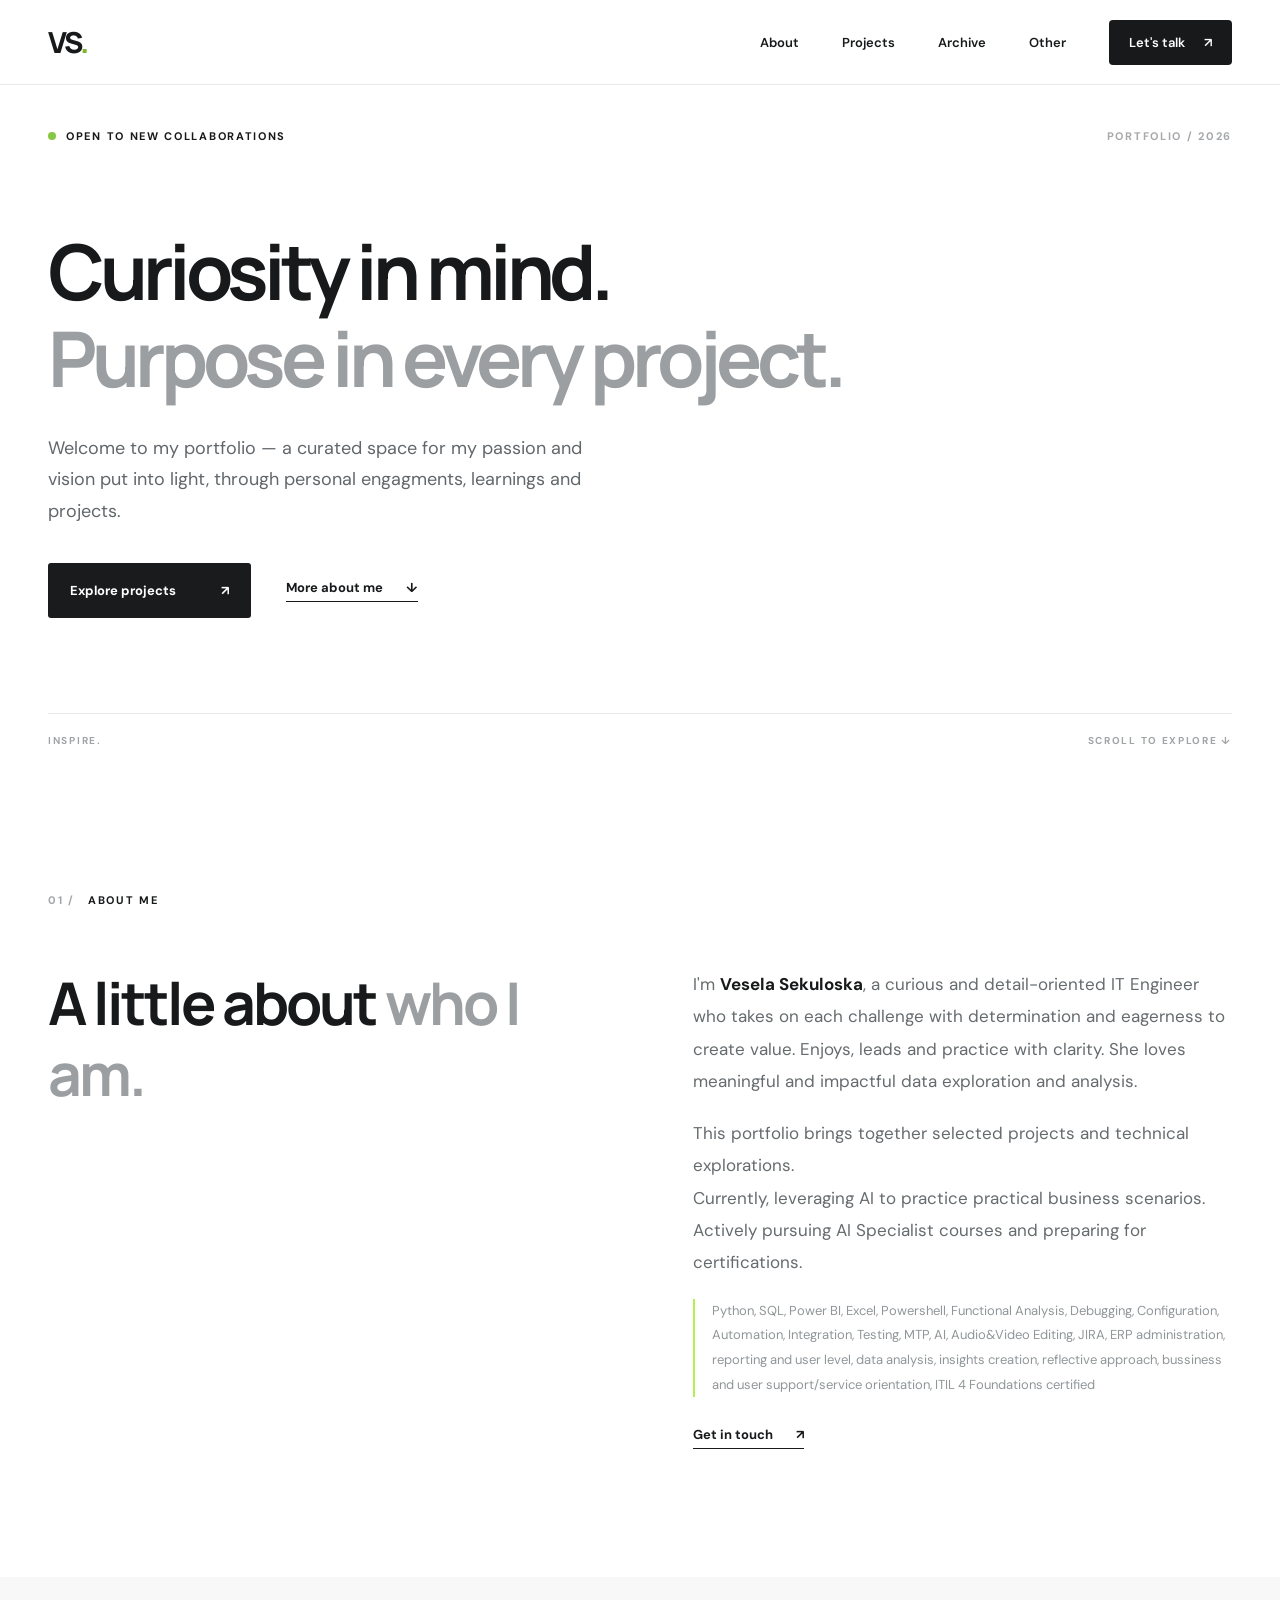
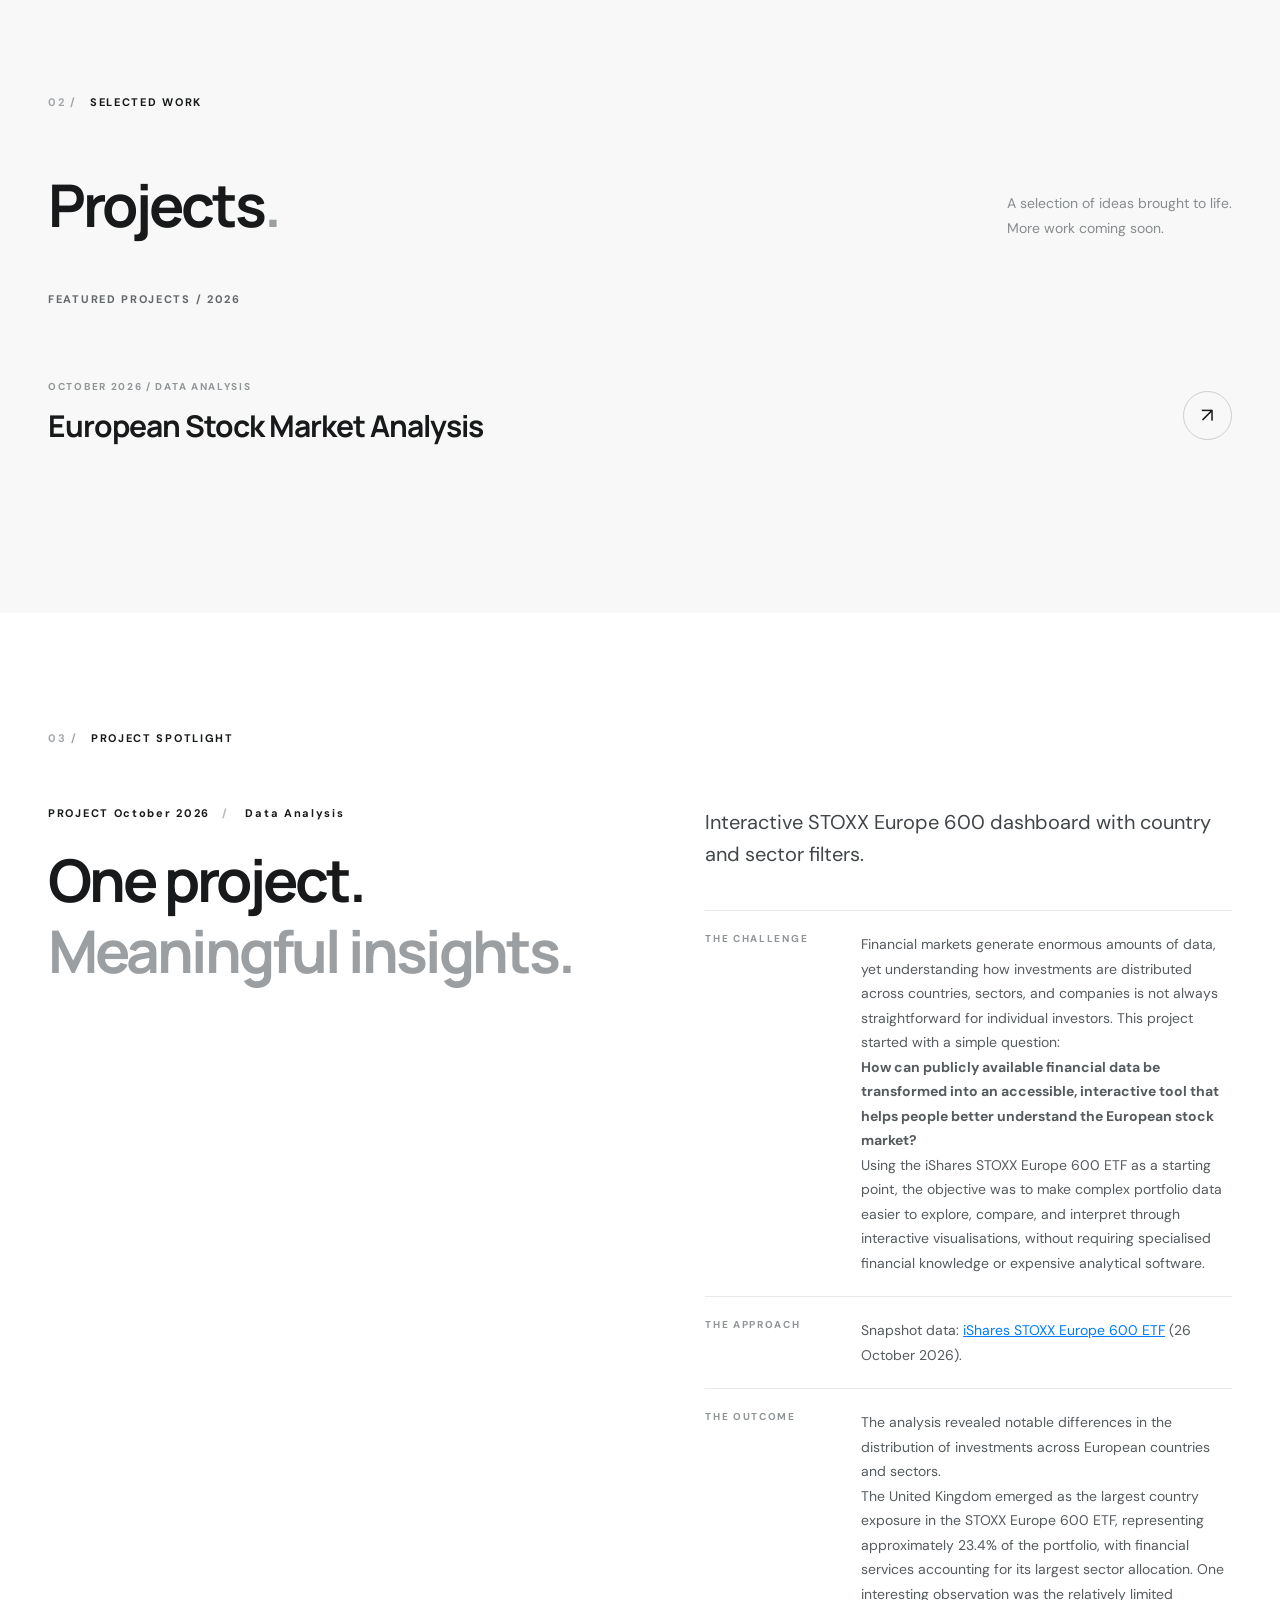
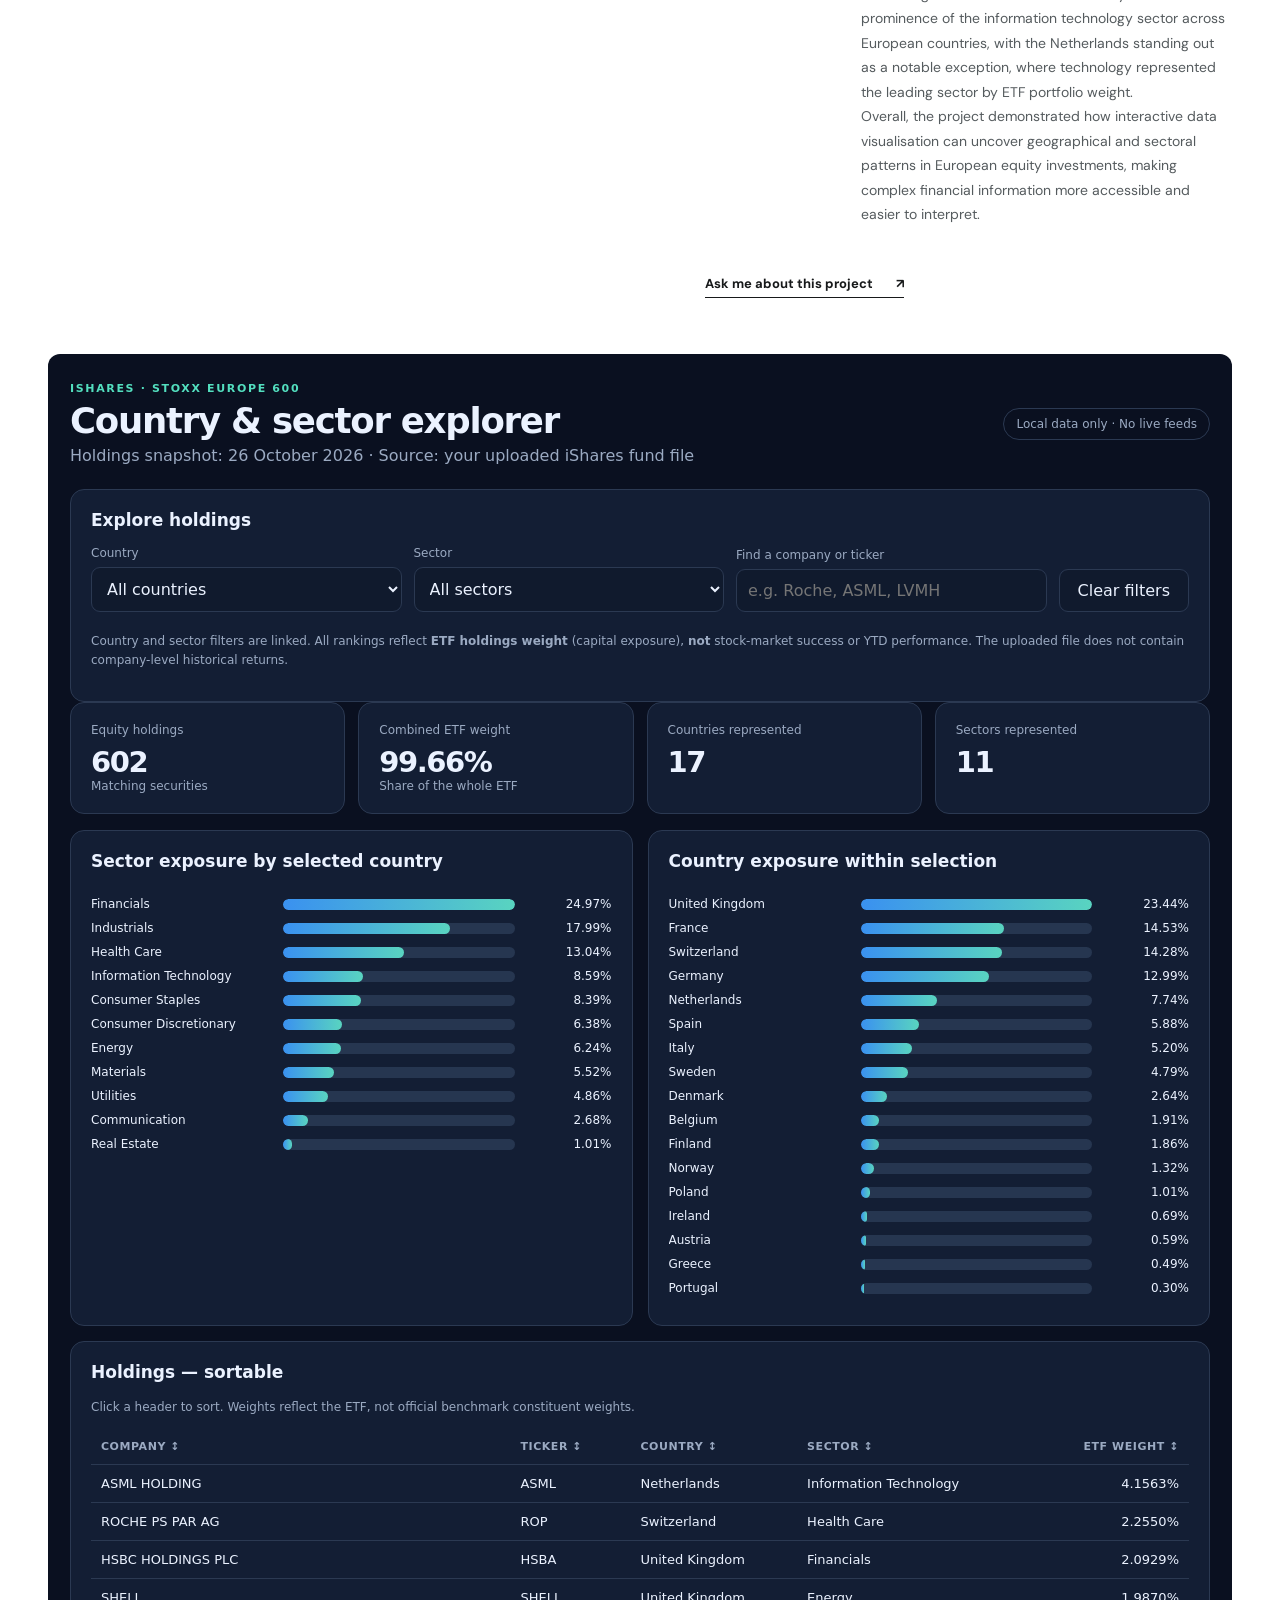
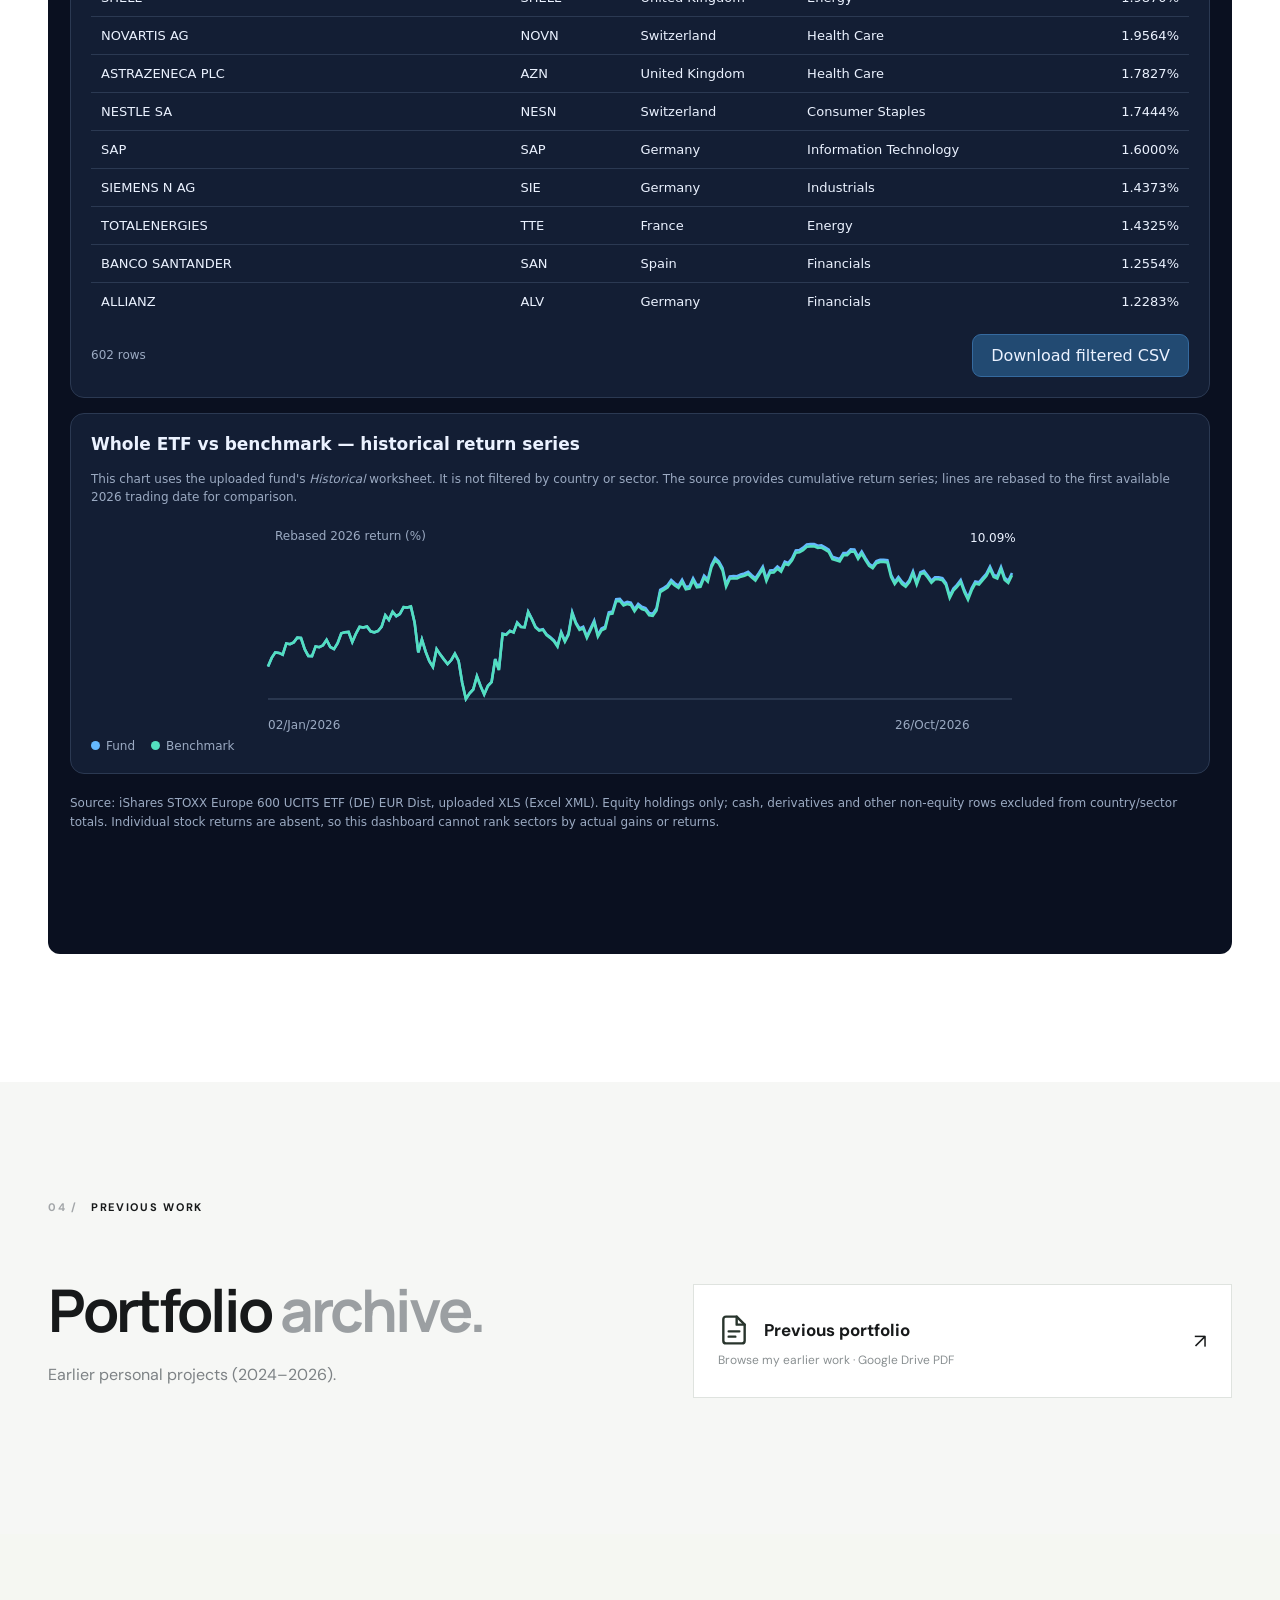
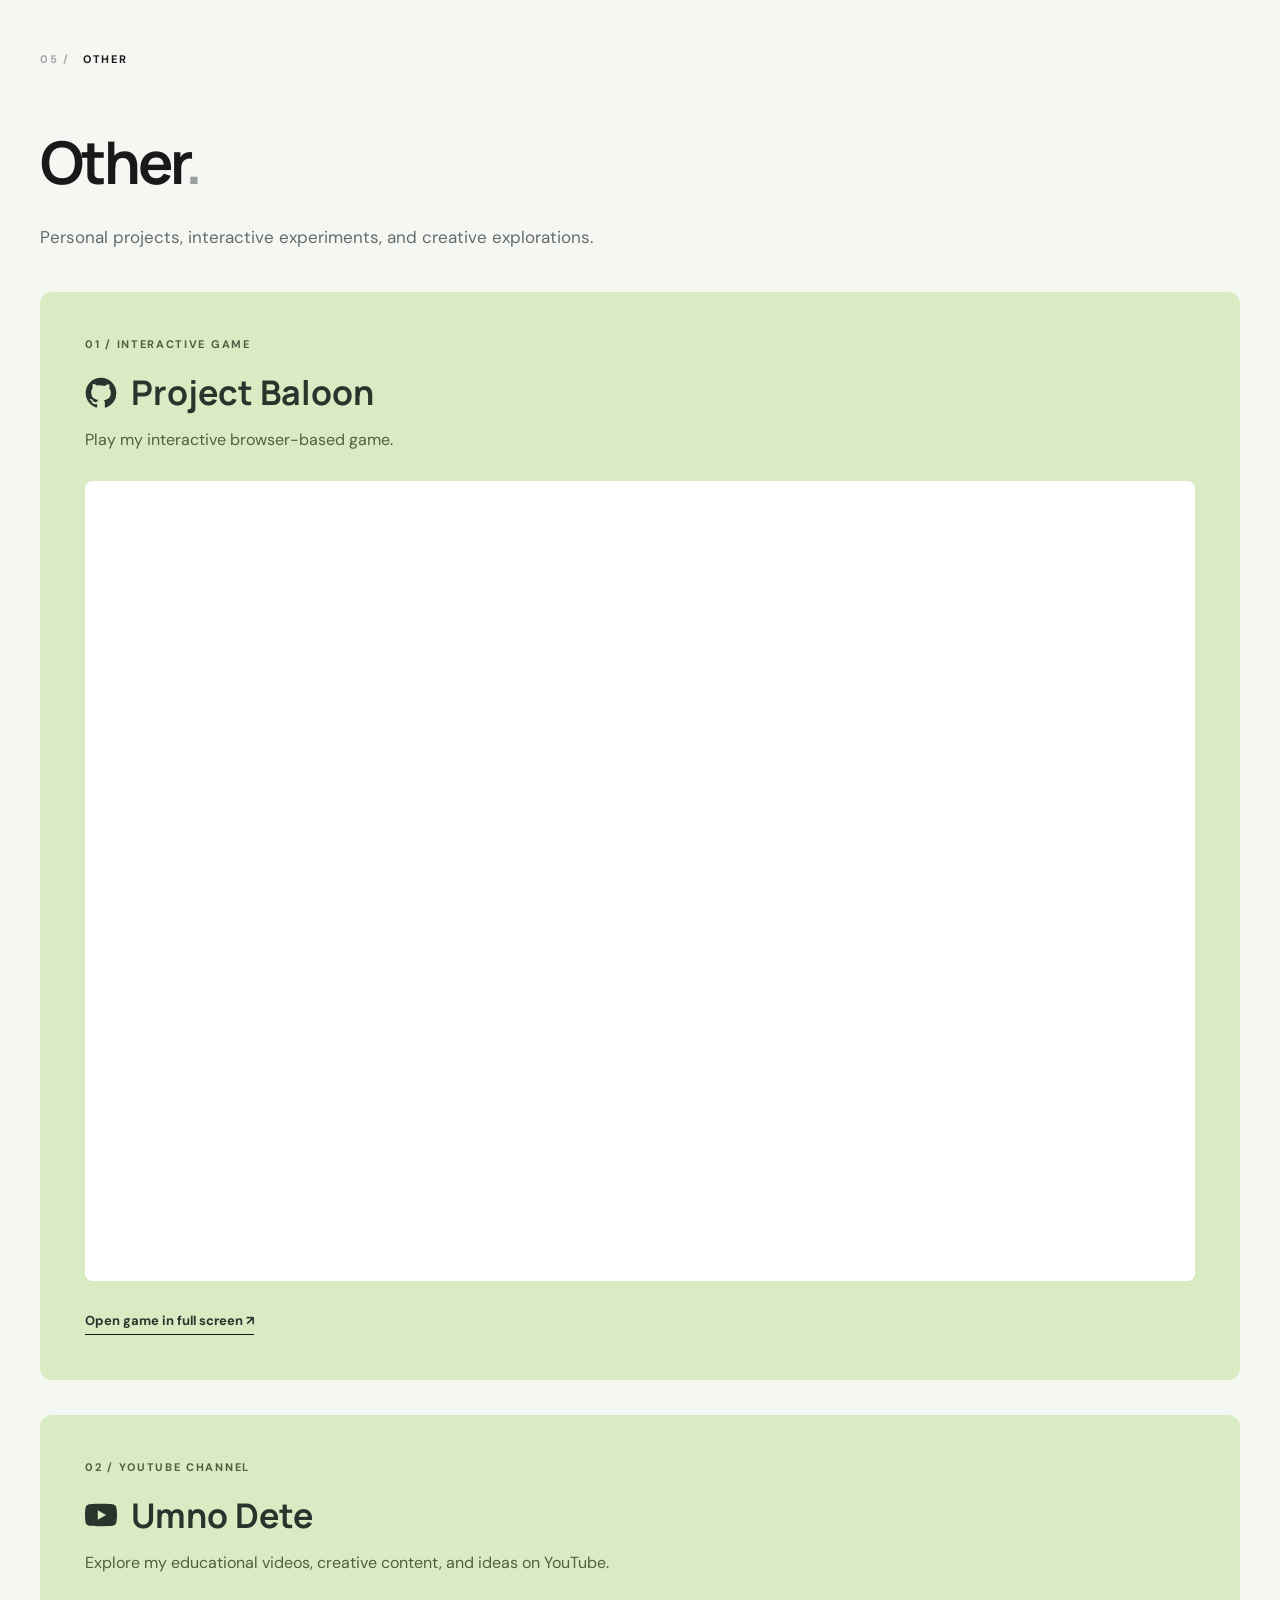
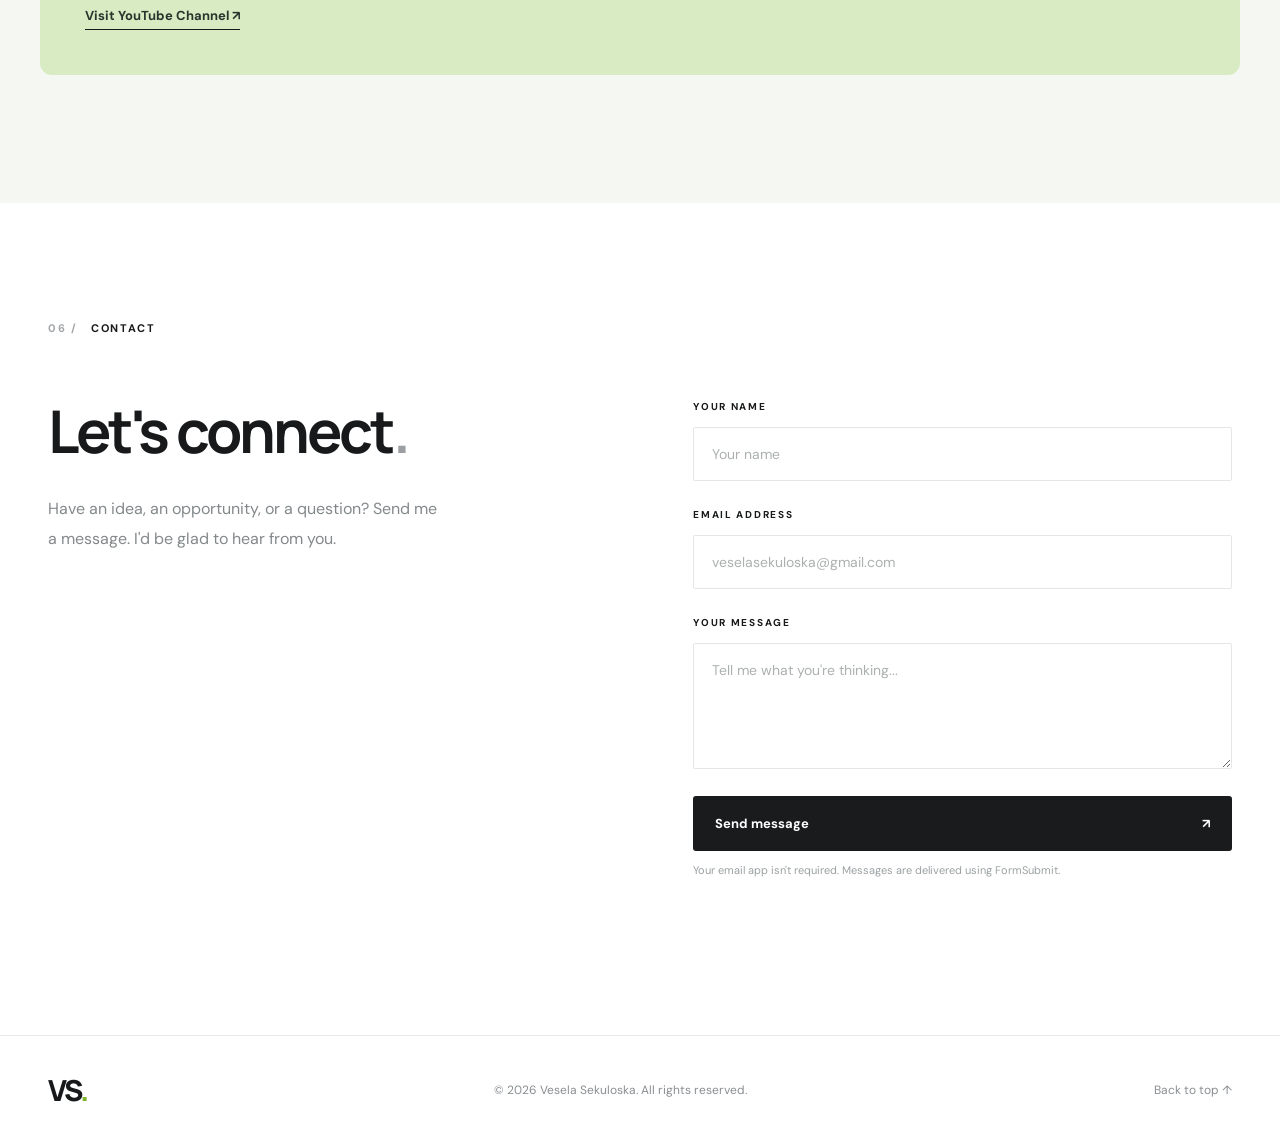
<file: index.html>
<!DOCTYPE html>

<html lang="en">
<head>
<meta charset="utf-8"/>
<meta content="width=device-width, initial-scale=1.0" name="viewport"/>
<meta content="#ffffff" name="theme-color"/>
<meta content="The selected projects of Vesela Sekuloska." name="description"/>
<title>Vesela Sekuloska — Portfolio</title>
<link href="https://fonts.googleapis.com" rel="preconnect"/>
<link crossorigin="" href="https://fonts.gstatic.com" rel="preconnect"/>
<link href="https://fonts.googleapis.com/css2?family=DM+Sans:wght@400;500;600;700&amp;family=Manrope:wght@400;500;600;700;800&amp;display=swap" rel="stylesheet"/>
<link href="styles.css" rel="stylesheet"/>
<script defer="" src="script.js"></script>
</head>
<body>
<a class="skip-link" href="#main">Skip to content</a>
<header class="site-header" id="top">
<div class="shell nav-inner">
<a aria-label="Vesela Sekuloska — home" class="wordmark" href="#top">VS<span class="wordmark-dot">.</span></a>
<button aria-controls="primary-nav" aria-expanded="false" aria-label="Open menu" class="menu-toggle" type="button">
<span></span><span></span>
</button>
<nav aria-label="Main navigation" class="nav" id="primary-nav">
<a href="#about">About</a>
<a href="#projects">Projects</a>
<a href="#archive">Archive</a>
<a href="#other">Other</a>
<a class="nav-contact" href="#contact">Let's talk <span aria-hidden="true">↗</span></a>
</nav>
</div>
</header>
<main id="main">
<section aria-labelledby="hero-title" class="hero shell">
<div class="hero-topline"><span class="availability-dot"></span> OPEN TO NEW COLLABORATIONS <span class="hero-index">PORTFOLIO / 2026</span></div>
<div class="hero-content">
<h1 id="hero-title">Curiosity in mind.<br/><span class="muted">Purpose in every project.</span></h1>
<p class="hero-description">Welcome to my portfolio — a curated space for my passion and vision put into light, through personal engagments, learnings and projects.</p>
<div class="hero-actions"><a class="button button-dark" href="#projects">Explore projects <span aria-hidden="true">↗</span></a><a class="text-link" href="#about">More about me <span aria-hidden="true">↓</span></a></div>
</div>
<div class="hero-bottom"><span>INSPIRE.</span><span>SCROLL TO EXPLORE <span aria-hidden="true">↓</span></span></div>
</section>
<section aria-labelledby="about-title" class="section shell about-section" id="about">
<div class="section-label"><span class="section-number">01 /</span> ABOUT ME</div>
<div class="about-grid"><h2 class="section-heading" id="about-title">A little about <span class="muted">who I am.</span></h2><div class="about-copy"><p>I'm <strong>Vesela Sekuloska</strong>, a curious and detail-oriented IT Engineer who takes on each challenge with determination and eagerness to create value. Enjoys, leads and practice with clarity. She loves meaningful and impactful data exploration and analysis.</p><p>This portfolio brings together selected projects and technical explorations. <br/>Currently, leveraging AI to practice practical business scenarios. Actively pursuing AI Specialist courses and preparing for certifications. </p><p class="edit-note">Python, SQL, Power BI, Excel, Powershell, Functional Analysis, Debugging, Configuration, Automation, Integration, Testing, MTP, AI, Audio&amp;Video Editing, JIRA, ERP administration, reporting and user level, data analysis, insights creation, reflective approach, bussiness and user support/service orientation, ITIL 4 Foundations certified </p><a class="inline-link" href="#contact">Get in touch <span aria-hidden="true">↗</span></a></div></div>
</section>
<section aria-labelledby="projects-title" class="section projects-section" id="projects">
<div class="shell"><div class="section-label"><span class="section-number">02 /</span> SELECTED WORK</div><div class="section-title-row"><h2 class="section-heading" id="projects-title">Projects<span class="muted">.<br/></span></h2><div class="about-copy"><p>A selection of ideas brought to life.<br/>More work coming soon.</p></div></div>
<a aria-label="View Project October 2026" class="project-card" href="#project-1"><div class="hero-description"> <p class="eyebrow">FEATURED PROJECTS / 2026 </p></div><div class="project-info"><div><span class="project-meta">OCTOBER 2026 / DATA ANALYSIS</span><h3>European Stock Market Analysis</h3></div><span aria-hidden="true" class="round-arrow">↗</span></div></a>
</div>
</section>
<section aria-labelledby="project-title" class="section shell detail-section" id="project-1"><div class="section-label"><span class="section-number">03 /</span> PROJECT SPOTLIGHT</div><div class="detail-grid"><div><p class="eyebrow">PROJECT October 2026<span class="meta-separator">/</span> Data Analysis </p><h2 class="section-heading" id="project-title">One project.<br/><span class="muted">Meaningful insights.</span></h2></div><div class="detail-copy"><p class="detail-lead">Interactive STOXX Europe 600 dashboard

    with country and sector filters.</p><div class="detail-line"><span>THE CHALLENGE</span><p>Financial markets generate enormous amounts of data, yet understanding how investments are distributed across countries, sectors, and companies is not always straightforward for individual investors.

This project started with a simple question:<br/> <strong>How can publicly available financial data be transformed into an accessible, interactive tool that helps people better understand the European stock market?</strong><br/>

Using the iShares STOXX Europe 600 ETF as a starting point, the objective was to make complex portfolio data easier to explore, compare, and interpret through interactive visualisations, without requiring specialised financial knowledge or expensive analytical software.</p></div><div class="detail-line"><span>THE APPROACH</span><p>Snapshot data: <a href="https://www.ishares.com/ch/individual/en/products/251931/ishares-stoxx-europe-600-ucits-etf-de-fund" rel="noopener noreferrer" style="color:#007bff;text-decoration:underline;" target="_blank">iShares STOXX Europe 600 ETF</a> (26 October 2026).</p></div><div class="detail-line"><span>THE OUTCOME</span><p>The analysis revealed notable differences in the distribution of investments across European countries and sectors. <br/>The United Kingdom emerged as the largest country exposure in the STOXX Europe 600 ETF, representing approximately 23.4% of the portfolio, with financial services accounting for its largest sector allocation. One interesting observation was the relatively limited prominence of the information technology sector across European countries, with the Netherlands standing out as a notable exception, where technology represented the leading sector by ETF portfolio weight. <br/> Overall, the project demonstrated how interactive data visualisation can uncover geographical and sectoral patterns in European equity investments, making complex financial information more accessible and easier to interpret.</p>
</div><a class="inline-link" href="#contact">Ask me about this project <span aria-hidden="true">↗</span></a></div></div><div class="dashboard-container">
<iframe id="stoxx-dashboard" loading="eager" src="dashboardOct2026.html" title="STOXX Europe 600 Interactive Dashboard">
</iframe>
</div></section>
<section aria-labelledby="archive-title" class="section archive-section" id="archive">
<div class="shell">
<div class="section-label"><span class="section-number">04 /</span> PREVIOUS WORK</div>
<div class="archive-grid">
<div>
<h2 class="section-heading" id="archive-title">Portfolio <span class="muted">archive.</span></h2>
<p>Earlier personal projects (2024–2026).</p>
</div>
<a class="archive-link" href="https://tinyurl.com/PortfolioVesela" id="archive-link" rel="noopener noreferrer" target="_blank">
<span class="archive-link-text">
<strong class="project-icon-title">
<svg aria-hidden="true" class="project-icon" fill="none" stroke="currentColor" stroke-linecap="round" stroke-linejoin="round" stroke-width="1.8" viewbox="0 0 24 24">
<path d="M14 2H6a2 2 0 0 0-2 2v16a2 2 0 0 0 2 2h12a2 2 0 0 0 2-2V8Z"></path>
<path d="M14 2v6h6"></path>
<path d="M8 13h8M8 17h5"></path>
</svg>
            Previous portfolio
          </strong>
<small>Browse my earlier work · Google Drive PDF</small>
</span>
<span aria-hidden="true" class="archive-arrow">↗</span>
</a>
</div>
</div>
</section>
<section class="section other-section" id="other">
<div class="shell">
<div class="section-label">
<span class="section-number">05 /</span>

      OTHER

    </div>
<h2 class="section-heading">

      Other<span class="muted">.</span>
</h2>
<p class="other-intro">

      Personal projects, interactive experiments,

      and creative explorations.

    </p>
<div class="other-projects">
<!-- PROJECT 1: GAME -->
<div class="other-project">
<span class="other-category">

          01 / INTERACTIVE GAME

        </span>
<h3 class="project-icon-title">
<svg aria-hidden="true" class="project-icon" fill="currentColor" viewbox="0 0 24 24">
<path d="M12 .5C5.65.5.5 5.65.5 12c0 5.08

    3.29 9.39 7.86 10.91.57.11.78-.25.78-.55

    0-.27-.01-1.17-.02-2.12-3.2.7-3.88-1.36-3.88-1.36

    -.52-1.33-1.28-1.68-1.28-1.68-1.05-.72.08-.7.08-.7

    1.16.08 1.77 1.19 1.77 1.19 1.03 1.76 2.7 1.25

    3.36.96.1-.75.4-1.25.73-1.54-2.55-.29-5.23-1.28

    -5.23-5.69 0-1.26.45-2.29 1.19-3.1-.12-.29-.52-1.47

    .11-3.06 0 0 .97-.31 3.18 1.18A11.1 11.1 0 0 1

    12 6.3c.98 0 1.97.13 2.89.39 2.21-1.49

    3.18-1.18 3.18-1.18.63 1.59.23 2.77.11 3.06

    .74.81 1.19 1.84 1.19 3.1 0 4.42-2.68 5.4

    -5.24 5.68.41.35.77 1.04.77 2.1

    0 1.52-.01 2.74-.01 3.11 0 .3.21.67.79.55

    A11.52 11.52 0 0 0 23.5 12C23.5 5.65

    18.35.5 12 .5Z"></path>
</svg>

  Project Baloon

</h3>
<p>

          Play my interactive browser-based game.

        </p>
<div class="game-embed">
<iframe allow="autoplay; fullscreen" allowfullscreen="" loading="eager" src="https://besmartygit.github.io/projectbaloon/" title="Project Baloon Game">
</iframe>
</div>
<a class="inline-link" href="https://besmartygit.github.io/projectbaloon/" rel="noopener noreferrer" target="_blank">

          Open game in full screen ↗

        </a>
</div>
<!-- PROJECT 2: YOUTUBE -->
<div class="other-project">
<span class="other-category">

    02 / YOUTUBE CHANNEL

  </span>
<h3 class="project-icon-title">
<svg aria-hidden="true" class="project-icon" fill="currentColor" viewbox="0 0 24 24">
<path d="M23.5 6.2a3 3 0 0 0-2.1-2.1

    C19.6 3.6 12 3.6 12 3.6s-7.6 0-9.4.5

    A3 3 0 0 0 .5 6.2 31 31 0 0 0 0 12

    a31 31 0 0 0 .5 5.8 3 3 0 0 0 2.1 2.1

    c1.8.5 9.4.5 9.4.5s7.6 0 9.4-.5

    a3 3 0 0 0 2.1-2.1A31 31 0 0 0 24 12

    a31 31 0 0 0-.5-5.8ZM9.6 15.6V8.4

    l6.2 3.6-6.2 3.6Z"></path>
</svg>

  Umno Dete

</h3>
<p>

    Explore my educational videos,

    creative content, and ideas on YouTube.

  </p>
<a class="inline-link" href="https://www.youtube.com/@UmnoDete" rel="noopener noreferrer" target="_blank">

    Visit YouTube Channel ↗

  </a>
</div>
</div>
</div>
</section>
<section aria-labelledby="contact-title" class="section shell contact-section" id="contact"><div class="section-label"><span class="section-number">06 /</span> CONTACT</div><div class="contact-grid"><div><h2 class="section-heading" id="contact-title">Let's connect<span class="muted">.</span></h2><p>Have an idea, an opportunity, or a question? Send me a message. I'd be glad to hear from you.</p></div><div class="contact-form-wrap"><form action="https://formsubmit.co/veselasekuloska@gmail.com" id="contact-form" method="POST"><input name="_subject" type="hidden" value="New message from your portfolio"/><input name="_captcha" type="hidden" value="true"/><input aria-hidden="true" autocomplete="off" class="honeypot" name="_honey" tabindex="-1" type="text"/><div class="field"><label for="name">YOUR NAME</label><input autocomplete="name" id="name" name="name" placeholder="Your name" required="" type="text"/></div><div class="field"><label for="email">EMAIL ADDRESS</label><input autocomplete="email" id="email" name="email" placeholder="veselasekuloska@gmail.com" required="" type="email"/></div><div class="field"><label for="message">YOUR MESSAGE</label><textarea id="message" name="message" placeholder="Tell me what you're thinking..." required="" rows="5"></textarea></div><button class="button button-dark form-submit" type="submit">Send message <span aria-hidden="true">↗</span></button><p class="form-note">Your email app isn't required. Messages are delivered using FormSubmit.</p></form></div></div></section>
</main>
<footer class="site-footer"><div class="shell footer-inner"><a class="footer-mark" href="#top">VS<span class="wordmark-dot">.</span></a><span>© <span id="year">2026</span> Vesela Sekuloska. All rights reserved.</span><a href="#top">Back to top ↑</a></div></footer>
</body>
</html>
</file>
<file: styles.css>
:root{--bg:#fff;--ink:#17191a;--muted:#9b9fa2;--line:#e8e9ea;--accent:#b5ef52;--soft:#f7f8f7;--font-head:'Manrope',Arial,sans-serif;--font-body:'DM Sans',Arial,sans-serif}
*{box-sizing:border-box}html{scroll-behavior:smooth}body{margin:0;background:var(--bg);color:var(--ink);font-family:var(--font-body);-webkit-font-smoothing:antialiased}a{color:inherit;text-decoration:none}button,input,textarea{font:inherit}button{cursor:pointer}::selection{background:var(--accent);color:var(--ink)}.shell{width:min(100% - 96px,1280px);margin-inline:auto}.skip-link{position:absolute;left:20px;top:-60px;z-index:100;background:#fff;padding:12px}.skip-link:focus{top:15px}.site-header{background:rgba(255,255,255,.96);position:sticky;top:0;z-index:20;border-bottom:1px solid var(--line);backdrop-filter:blur(16px)}.nav-inner{height:84px;display:flex;align-items:center;justify-content:space-between}.wordmark,.footer-mark{font:800 29px/1 var(--font-head);letter-spacing:-2px}.wordmark-dot{color:#7db32a}.nav{display:flex;align-items:center;gap:43px;font-size:13px;font-weight:600}.nav>a:not(.nav-contact){transition:opacity .2s}.nav>a:hover{opacity:.55}.nav-contact{background:var(--ink);color:#fff;padding:14px 20px;border-radius:4px}.nav-contact span{margin-left:16px}.menu-toggle{display:none}.hero{min-height:690px;display:flex;flex-direction:column;justify-content:space-between;padding-top:44px;padding-bottom:28px}.hero-topline,.hero-bottom,.eyebrow,.section-label,.project-meta,.detail-line>span,.field label{font-size:11px;font-weight:700;letter-spacing:1.7px}.hero-topline{display:flex;align-items:center;gap:10px}.availability-dot{height:8px;width:8px;background:#88c746;border-radius:50%}.hero-index{margin-left:auto;color:#a6a9ac}.hero-content{padding:75px 0 85px}.eyebrow{margin:0 0 25px}.hero h1{font:700 clamp(46px,6vw,90px)/1.13 var(--font-head);letter-spacing:-5px;margin:0;max-width:1120px}.muted{color:var(--muted)}.hero-description{font-size:18px;line-height:1.75;color:#62676b;max-width:560px;margin:31px 0 36px}.hero-actions{display:flex;align-items:center;gap:35px}.button{display:inline-flex;align-items:center;justify-content:space-between;gap:45px;border:0;padding:19px 22px;font-weight:700;font-size:13px;border-radius:3px;transition:transform .2s,background .2s}.button:hover{transform:translateY(-2px)}.button-dark{background:#191b1c;color:#fff}.button-dark:hover{background:#383d3e}.text-link,.inline-link{font-size:13px;font-weight:700;border-bottom:1px solid var(--ink);padding-bottom:5px}.text-link span,.inline-link span{margin-left:20px}.hero-bottom{border-top:1px solid var(--line);padding-top:20px;display:flex;justify-content:space-between;color:#a0a4a6;font-size:10px}.section{padding-top:118px;padding-bottom:128px;scroll-margin-top:84px}.section-label{display:flex;gap:13px;margin-bottom:61px}.section-number{color:#a3a6a9}.section-heading{font:700 clamp(38px,4.6vw,65px)/1.2 var(--font-head);letter-spacing:-3px;margin:0}.about-grid,.detail-grid,.contact-grid{display:grid;grid-template-columns:1fr 1fr;gap:9%}.about-copy p{max-width:540px;font-size:17px;line-height:1.9;color:#666b6e;margin:0 0 20px}.about-copy strong{color:var(--ink)}.about-copy .edit-note{font-size:13px;padding-left:17px;border-left:2px solid var(--accent);color:#919699}.about-copy .inline-link{display:inline-block;margin-top:9px}.projects-section{background:var(--soft)}.section-title-row{display:flex;justify-content:space-between;align-items:end;margin-bottom:49px}.section-title-row p{font-size:14px;line-height:1.8;color:#878c8f;margin:0}.project-card{display:block}.project-visual{height:430px;background:#eaede6;overflow:hidden;position:relative}.visual-grid{position:absolute;inset:0;background-image:linear-gradient(#d3d9ce 1px,transparent 1px),linear-gradient(90deg,#d3d9ce 1px,transparent 1px);background-size:60px 60px;opacity:.35}.project-art{position:absolute;inset:33px;background:#d9ebc3;display:flex;flex-direction:column;justify-content:space-between;padding:32px 42px;overflow:hidden}.art-label,.art-bottom{font-size:11px;letter-spacing:1.8px;font-weight:700}.art-big{align-self:center;font:800 clamp(170px,25vw,340px)/.85 var(--font-head);letter-spacing:-25px;color:#28342c}.art-dot{color:#80ad4a}.project-info{display:flex;justify-content:space-between;gap:30px;align-items:center;padding:29px 0}.project-meta{font-size:10px;color:#909597}.meta-separator{padding:0 12px;color:#b2b7ba}.project-info h3{font:700 30px var(--font-head);letter-spacing:-1px;margin:10px 0}.project-info p{color:#818689;font-size:14px;margin:0;line-height:1.6}.round-arrow{border:1px solid #cbd0cb;display:grid;place-items:center;width:49px;height:49px;border-radius:50%;font-size:20px;flex-shrink:0;transition:background .2s}.project-card:hover .round-arrow{background:var(--accent)}.detail-grid{gap:11%}.detail-lead{color:#414649;font-size:20px;line-height:1.6;margin:0 0 40px}.detail-line{display:grid;grid-template-columns:140px 1fr;gap:16px;border-top:1px solid var(--line);padding:21px 0}.detail-line>span{color:#8f9497;font-size:10px}.detail-line p{font-size:14px;line-height:1.75;color:#555b5e;margin:0}.detail-copy .inline-link{display:inline-block;margin-top:27px}.archive-section{background:#f6f7f5}.archive-grid{display:grid;grid-template-columns:1fr 1fr;gap:9%;align-items:center}.archive-grid>div>p{color:#7d8285;line-height:1.8;max-width:360px}.archive-link{border:1px solid #dfe3df;background:white;display:flex;align-items:center;gap:20px;padding:29px 24px;transition:border-color .2s,transform .2s}.archive-link:hover{border-color:#8eaf73;transform:translateY(-2px)}.archive-file-icon{width:49px;height:55px;background:#f2f4f2;display:grid;place-items:center;font-size:11px;font-weight:800;letter-spacing:1px}.archive-link-text{flex:1;display:flex;flex-direction:column;gap:6px}.archive-link-text strong{font-size:17px}.archive-link-text small{font-size:12px;color:#8a9092}.archive-arrow{font-size:20px}.contact-section{padding-bottom:145px}.contact-grid>div>p{color:#83898b;max-width:400px;font-size:16px;line-height:1.9;margin-top:27px}.contact-form-wrap{padding-top:4px}.field{display:flex;flex-direction:column;gap:14px;margin-bottom:27px}.field label{font-size:10px}.field input,.field textarea{border:1px solid #e5e7e5;outline:none;padding:17px 18px;width:100%;font-size:14px;color:var(--ink);background:#fff;border-radius:2px;transition:border-color .2s}.field input:focus,.field textarea:focus{border-color:#6b8f42}.field textarea{resize:vertical}.field input::placeholder,.field textarea::placeholder{color:#acb0b0}.form-submit{width:100%}.form-note{font-size:11px;color:#9ba0a2;line-height:1.6}.honeypot{position:absolute!important;left:-9999px!important}.site-footer{border-top:1px solid var(--line)}.footer-inner{min-height:108px;display:flex;align-items:center;justify-content:space-between;gap:20px}.footer-inner>span,.footer-inner>a:last-child{font-size:12px;color:#898e91}.footer-inner>a:last-child:hover{color:var(--ink)}
@media(max-width:850px){.shell{width:min(100% - 48px,1280px)}.nav{gap:23px}.hero{min-height:630px}.hero h1{letter-spacing:-3px}.section{padding-top:90px;padding-bottom:95px}.about-grid,.detail-grid,.contact-grid,.archive-grid{gap:40px}.detail-line{grid-template-columns:1fr;gap:8px}.project-visual{height:360px}}
@media(max-width:650px){.shell{width:min(100% - 36px,1280px)}.nav-inner{height:72px}.menu-toggle{display:flex;flex-direction:column;gap:6px;justify-content:center;background:none;border:0;width:40px;height:40px;align-items:center}.menu-toggle span{width:24px;height:2px;background:var(--ink)}.nav{display:none;position:absolute;top:71px;left:0;right:0;background:white;border-bottom:1px solid var(--line);padding:20px 18px 25px;flex-direction:column;gap:20px;align-items:stretch}.nav.is-open{display:flex}.nav-contact{text-align:center}.hero{min-height:610px;padding-top:29px}.hero-topline{font-size:9px;letter-spacing:.8px}.hero-index{font-size:9px}.hero-content{padding:95px 0 75px}.hero h1{font-size:clamp(41px,9.4vw,60px);letter-spacing:-2.6px}.hero-description{font-size:15px;margin:25px 0 28px}.hero-actions{gap:25px}.button{gap:20px;padding:17px}.hero-bottom{font-size:8px;letter-spacing:.5px;gap:15px}.section{padding-top:75px;padding-bottom:82px}.section-label{margin-bottom:38px}.section-heading{font-size:clamp(37px,9vw,54px);letter-spacing:-2px}.about-grid,.detail-grid,.contact-grid,.archive-grid{grid-template-columns:1fr;gap:27px}.about-copy p{font-size:15px}.section-title-row{align-items:start;flex-direction:column;gap:13px;margin-bottom:28px}.project-visual{height:295px}.project-art{inset:18px;padding:20px}.art-big{font-size:190px;letter-spacing:-15px}.art-label,.art-bottom{font-size:8px}.project-info h3{font-size:26px}.project-info p{font-size:13px}.detail-lead{font-size:17px}.archive-link{padding:20px 16px;gap:14px}.archive-link-text strong{font-size:14px}.archive-link-text small{font-size:10px}.contact-grid>div>p{font-size:15px}.footer-inner{padding:25px 0;flex-wrap:wrap;min-height:0}.footer-inner>span{order:3;width:100%}}
@media(prefers-reduced-motion:reduce){html{scroll-behavior:auto}*,*::before,*::after{transition:none!important}}


/* ============================================================
   OTHER — stacked green projects, preserving the original theme
   Works with the latest "other-section / other-project" HTML.
   ============================================================ */
.other-section { background: #f5f7f2; }
.other-section > .shell { width: min(100% - 48px, 1200px); margin-inline: auto; }
.other-intro { margin: 24px 0 40px; max-width: 750px; color: #666b6e; font-size: 17px; line-height: 1.8; }
.other-projects { display: grid; grid-template-columns: minmax(0, 1fr); gap: 35px; }
.other-project { box-sizing: border-box; min-width: 0; width: 100%; padding: 45px; background: #d9ebc3; border-radius: 12px; }
.other-category { display: block; font-size: 11px; letter-spacing: 1.7px; font-weight: 700; color: #4d6041; }
.other-project h3 { font: 700 clamp(25px, 3vw, 34px)/1.25 var(--font-head, sans-serif); margin: 20px 0 12px; color: #28342c; }
.other-project > p { font-size: 16px; line-height: 1.7; color: #4d6041; margin: 0 0 28px; }
.game-embed, .youtube-preview { box-sizing: border-box; width: 100%; min-width: 0; height: min(800px, 70vw); min-height: 480px; margin: 0 0 28px; overflow: hidden; border-radius: 8px; }
.game-embed { background: white; }
.game-embed iframe { display: block; width: 100%; height: 100%; border: 0; }
.youtube-preview { display: flex; align-items: center; justify-content: center; background: #f1f5eb; text-align: center; padding: 30px; }
.youtube-preview-content { max-width: 500px; }
.youtube-icon { display: block; font-size: 70px; color: #28342c; }
.youtube-preview h4 { font-size: 32px; margin: 16px 0; }
.youtube-preview p { color: #666b6e; line-height: 1.7; }
.other-project .inline-link { display: inline-block; color: #28342c; }
.other-project .inline-link:focus-visible { outline: 2px solid #28342c; outline-offset: 5px; }
/* Compatibility with earlier Other-section card markup */
.other-grid { display: grid; grid-template-columns: minmax(0, 1fr); gap: 35px; }
.other-card { box-sizing: border-box; display: flex; flex-direction: column; min-width: 0; padding: 45px; min-height: 260px; background: #d9ebc3; border-radius: 12px; text-decoration: none; color: #28342c; transition: transform .2s ease; }
.other-card:hover { transform: translateY(-3px); }
.other-card h3 { margin: 20px 0 12px; font-size: 30px; }
.other-card p { color: #4d6041; line-height: 1.7; }
.other-arrow { margin-top: auto; padding-top: 25px; font-size: 13px; font-weight: 700; }
.game-section { margin: 40px 0 60px; }
.game-section h3 { margin: 18px 0 12px; font-size: 30px; }
.game-section > p { color: #666b6e; line-height: 1.8; }
@media (max-width: 768px) {
  .other-section > .shell { width: min(100% - 36px, 1200px); }
  .other-intro { font-size: 15px; }
  .other-project, .other-card { padding: 20px; }
  .other-project h3, .other-card h3 { font-size: 25px; }
  .game-embed, .youtube-preview { height: 560px; min-height: 0; }
  .youtube-preview h4 { font-size: 25px; }
}


/* PROJECT SPOTLIGHT: DASHBOARD IN FULL WIDTH, IN DOCUMENT FLOW */
#project-1 > .dashboard-container {
  display: block;
  position: static;
  width: 100%;
  max-width: none;
  margin: 56px 0 0;
  padding: 0;
  left: auto;
  transform: none;
  overflow: visible;
  box-sizing: border-box;
}
#project-1 > .dashboard-container > #stoxx-dashboard {
  display: block;
  width: 100%;
  height: 2200px;
  min-height: 2200px;
  border: 0;
  border-radius: 12px;
  box-sizing: border-box;
}
@media (max-width: 768px) {
  #project-1 > .dashboard-container > #stoxx-dashboard {
    height: 2600px;
    min-height: 2600px;
  }
}

/* Project / channel / PDF SVG icon sizing */
.project-icon-title {
  display: flex;
  align-items: center;
  gap: 14px;
}
.project-icon-title .project-icon,
.archive-link-text .project-icon {
  display: block;
  width: 32px;
  height: 32px;
  flex: 0 0 32px;
  color: #28342c;
}
.archive-link-text .project-icon-title {
  margin: 0;
  gap: 14px;
}
@media (max-width: 768px) {
  .project-icon-title .project-icon,
  .archive-link-text .project-icon {
    width: 26px;
    height: 26px;
    flex-basis: 26px;
  }
}
</file>
